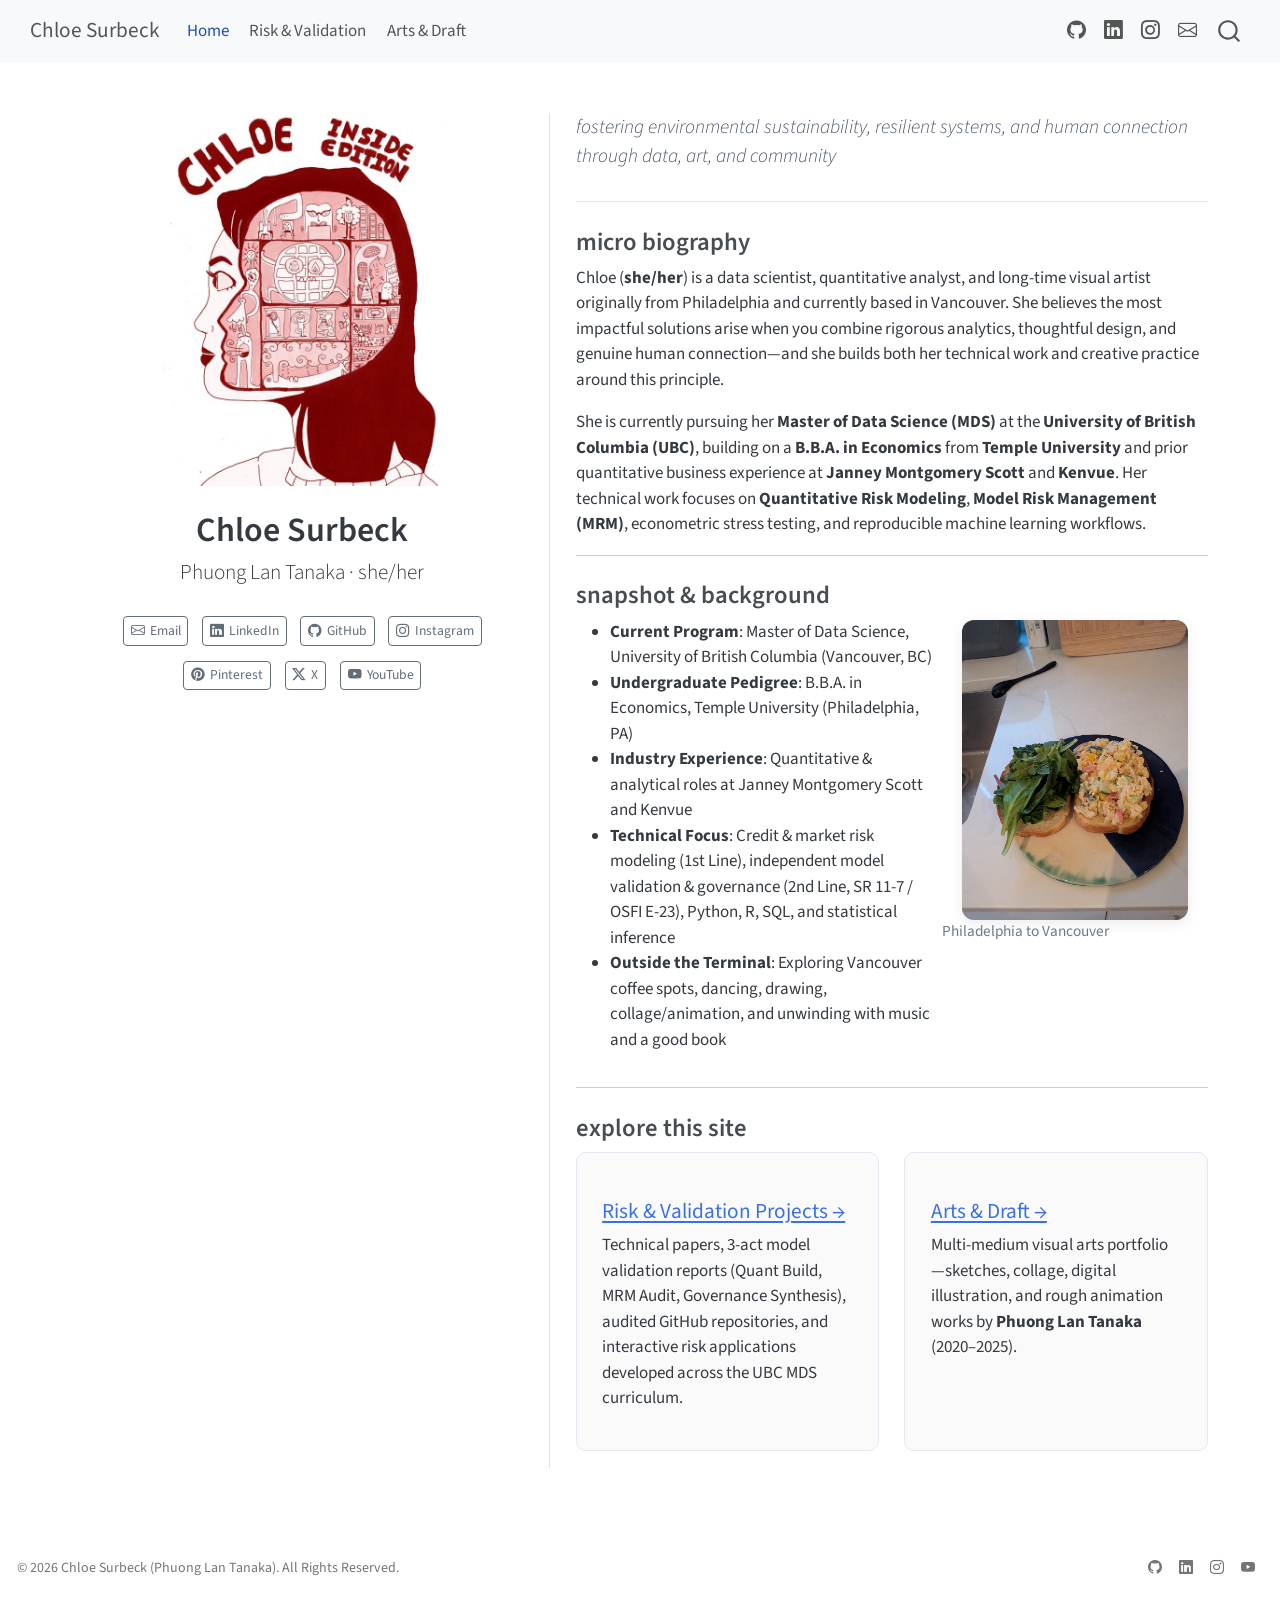
<file: docs/index.html>
<!DOCTYPE html>
<html xmlns="http://www.w3.org/1999/xhtml" lang="en" xml:lang="en"><head>

<meta charset="utf-8">
<meta name="generator" content="quarto-1.10.18">

<meta name="viewport" content="width=device-width, initial-scale=1.0, user-scalable=yes">


<title>Chloe Surbeck</title>
<style>
/* Default styles provided by pandoc.
** See https://pandoc.org/MANUAL.html#variables-for-html for config info.
*/
span.smallcaps{font-variant: small-caps;}
div.columns{display: flex; gap: 1.5em;}
div.column{flex: auto;}
@media screen {
div.columns{gap: min(4vw, 1.5em);}
div.column{overflow-x: auto;}
}
div.hanging-indent{margin-left: 1.5em; text-indent: -1.5em;}
ul.task-list{list-style: none;}
ul.task-list li input[type="checkbox"] {
  width: 0.8em;
  margin: 0 0.8em 0.2em -1em; /* quarto-specific, see https://github.com/quarto-dev/quarto-cli/issues/4556 */ 
  vertical-align: middle;
}
</style>


<script src="site_libs/quarto-nav/quarto-nav.js"></script>
<script src="site_libs/quarto-nav/headroom.min.js"></script>
<script src="site_libs/clipboard/clipboard.min.js"></script>
<script src="site_libs/quarto-search/autocomplete.umd.js"></script>
<script src="site_libs/quarto-search/fuse.min.js"></script>
<script src="site_libs/quarto-search/quarto-search.js"></script>
<meta name="quarto:offset" content="./">
<link href="./images/favicon.jpg" rel="icon" type="image/jpeg">
<script src="site_libs/quarto-html/quarto.js" type="module"></script>
<script src="site_libs/quarto-html/tabsets/tabsets.js" type="module"></script>
<script src="site_libs/quarto-html/popper.min.js"></script>
<script src="site_libs/quarto-html/tippy.umd.min.js"></script>
<link href="site_libs/quarto-html/tippy.css" rel="stylesheet">
<link href="site_libs/quarto-html/quarto-syntax-highlighting-64a204ab8560d761af7679ceaba22944.css" rel="stylesheet" id="quarto-text-highlighting-styles">
<script src="site_libs/bootstrap/bootstrap.min.js"></script>
<link href="site_libs/bootstrap/bootstrap-icons.css" rel="stylesheet">
<link href="site_libs/bootstrap/bootstrap-172ba59bd5e0b52282274ba0c0cc16fc.min.css" rel="stylesheet" append-hash="true" id="quarto-bootstrap" data-mode="light">
<script id="quarto-search-options" type="application/json">{
  "location": "navbar",
  "copy-button": false,
  "collapse-after": 3,
  "panel-placement": "end",
  "type": "overlay",
  "limit": 50,
  "keyboard-shortcut": [
    "f",
    "/",
    "s"
  ],
  "show-item-context": false,
  "language": {
    "search-no-results-text": "No results",
    "search-matching-documents-text": "matching documents",
    "search-copy-link-title": "Copy link to search",
    "search-hide-matches-text": "Hide additional matches",
    "search-more-match-text": "more match in this document",
    "search-more-matches-text": "more matches in this document",
    "search-clear-button-title": "Clear",
    "search-text-placeholder": "",
    "search-detached-cancel-button-title": "Cancel",
    "search-submit-button-title": "Submit",
    "search-label": "Search"
  }
}</script>


<link rel="stylesheet" href="styles.css">
</head>

<body class="nav-fixed quarto-light">

<div id="quarto-search-results"></div>
  <header id="quarto-header" class="headroom fixed-top">
    <nav class="navbar navbar-expand-lg " data-bs-theme="dark">
      <div class="navbar-container container-fluid">
      <div class="navbar-brand-container mx-auto">
    <a class="navbar-brand" href="./index.html">
    <span class="navbar-title">Chloe Surbeck</span>
    </a>
  </div>
            <div id="quarto-search" class="" title="Search"></div>
          <button class="navbar-toggler" type="button" data-bs-toggle="collapse" data-bs-target="#navbarCollapse" aria-controls="navbarCollapse" role="menu" aria-expanded="false" aria-label="Toggle navigation" onclick="if (window.quartoToggleHeadroom) { window.quartoToggleHeadroom(); }">
  <span class="navbar-toggler-icon"></span>
</button>
          <div class="collapse navbar-collapse" id="navbarCollapse">
            <ul class="navbar-nav navbar-nav-scroll me-auto">
  <li class="nav-item">
    <a class="nav-link active" href="./index.html" aria-current="page"> 
<span class="menu-text">Home</span></a>
  </li>  
  <li class="nav-item">
    <a class="nav-link" href="./risk-validation.html"> 
<span class="menu-text">Risk &amp; Validation</span></a>
  </li>  
  <li class="nav-item">
    <a class="nav-link" href="./arts-and-drafts.html"> 
<span class="menu-text">Arts &amp; Draft</span></a>
  </li>  
</ul>
            <ul class="navbar-nav navbar-nav-scroll ms-auto">
  <li class="nav-item compact">
    <a class="nav-link" href="https://github.com/chloesurbeck"> <i class="bi bi-github" role="img" aria-label="GitHub">
</i> 
<span class="menu-text"></span></a>
  </li>  
  <li class="nav-item compact">
    <a class="nav-link" href="https://www.linkedin.com/in/chloesurbeck/"> <i class="bi bi-linkedin" role="img" aria-label="LinkedIn">
</i> 
<span class="menu-text"></span></a>
  </li>  
  <li class="nav-item compact">
    <a class="nav-link" href="https://www.instagram.com/phuonglantanaka/"> <i class="bi bi-instagram" role="img" aria-label="Instagram">
</i> 
<span class="menu-text"></span></a>
  </li>  
  <li class="nav-item compact">
    <a class="nav-link" href="mailto:phuonglantanaka@gmail.com"> <i class="bi bi-envelope" role="img" aria-label="Email">
</i> 
<span class="menu-text"></span></a>
  </li>  
</ul>
          </div> <!-- /navcollapse -->
            <div class="quarto-navbar-tools">
</div>
      </div> <!-- /container-fluid -->
    </nav>
</header>
<!-- content -->
<div id="quarto-content" class="quarto-container page-columns page-rows-contents page-layout-full page-navbar">
<!-- sidebar -->
<!-- margin-sidebar -->
    
<!-- main -->
<div class="quarto-about-trestles column-page">
  <div class="about-entity">
    <img src="images/chloe_inside_edition.png" class="about-image
  rounded " style="width: 280px;">
<header id="title-block-header" class="quarto-title-block default">
<div class="quarto-title">
<h1 class="title">Chloe Surbeck</h1>
<p class="subtitle lead">Phuong Lan Tanaka · she/her</p>
</div>
<div class="quarto-title-meta column-page">
  </div>
</header>
    <div class="about-links">
  <a href="mailto:phuonglantanaka@gmail.com" class="about-link" rel="" target="">
    <i class="bi bi-envelope"></i>
     <span class="about-link-text">Email</span>
  </a>
  <a href="https://www.linkedin.com/in/chloesurbeck/" class="about-link" rel="" target="">
    <i class="bi bi-linkedin"></i>
     <span class="about-link-text">LinkedIn</span>
  </a>
  <a href="https://github.com/chloesurbeck" class="about-link" rel="" target="">
    <i class="bi bi-github"></i>
     <span class="about-link-text">GitHub</span>
  </a>
  <a href="https://www.instagram.com/phuonglantanaka/" class="about-link" rel="" target="">
    <i class="bi bi-instagram"></i>
     <span class="about-link-text">Instagram</span>
  </a>
  <a href="https://www.pinterest.com/phuonglantanaka/" class="about-link" rel="" target="">
    <i class="bi bi-pinterest"></i>
     <span class="about-link-text">Pinterest</span>
  </a>
  <a href="https://www.x.com/phuonglantanaka" class="about-link" rel="" target="">
    <i class="bi bi-twitter-x"></i>
     <span class="about-link-text">X</span>
  </a>
  <a href="https://www.youtube.com/@phuonglantanaka" class="about-link" rel="" target="">
    <i class="bi bi-youtube"></i>
     <span class="about-link-text">YouTube</span>
  </a>
</div>
  </div>
  <div class="about-contents"><main class="content column-page" id="quarto-document-content">
<div class="lead tagline-banner">
<p><em>fostering environmental sustainability, resilient systems, and human connection through data, art, and community</em></p>
</div>
<section id="micro-biography" class="level3">
<h3 data-anchor-id="micro-biography">micro biography</h3>
<p>Chloe (<strong>she/her</strong>) is a data scientist, quantitative analyst, and long-time visual artist originally from Philadelphia and currently based in Vancouver. She believes the most impactful solutions arise when you combine rigorous analytics, thoughtful design, and genuine human connection—and she builds both her technical work and creative practice around this principle.</p>
<p>She is currently pursuing her <strong>Master of Data Science (MDS)</strong> at the <strong>University of British Columbia (UBC)</strong>, building on a <strong>B.B.A. in Economics</strong> from <strong>Temple University</strong> and prior quantitative business experience at <strong>Janney Montgomery Scott</strong> and <strong>Kenvue</strong>. Her technical work focuses on <strong>Quantitative Risk Modeling</strong>, <strong>Model Risk Management (MRM)</strong>, econometric stress testing, and reproducible machine learning workflows.</p>
<hr>
</section>
<section id="snapshot-background" class="level3">
<h3 data-anchor-id="snapshot-background">snapshot &amp; background</h3>
<div class="columns">
<div class="column" style="width:58%;">
<ul>
<li><strong>Current Program</strong>: Master of Data Science, University of British Columbia (Vancouver, BC)</li>
<li><strong>Undergraduate Pedigree</strong>: B.B.A. in Economics, Temple University (Philadelphia, PA)</li>
<li><strong>Industry Experience</strong>: Quantitative &amp; analytical roles at Janney Montgomery Scott and Kenvue</li>
<li><strong>Technical Focus</strong>: Credit &amp; market risk modeling (1st Line), independent model validation &amp; governance (2nd Line, SR 11-7 / OSFI E-23), Python, R, SQL, and statistical inference</li>
<li><strong>Outside the Terminal</strong>: Exploring Vancouver coffee spots, dancing, drawing, collage/animation, and unwinding with music and a good book</li>
</ul>
</div><div class="column" style="width:42%;">
<div class="quarto-figure quarto-figure-center">
<figure class="figure">
<p><img src="images/profile.jpg" class="rounded-photo img-fluid figure-img" style="width:85.0%"></p>
<figcaption>Philadelphia to Vancouver</figcaption>
</figure>
</div>
</div>
</div>
<hr>
</section>
<section id="explore-this-site" class="level3">
<h3 data-anchor-id="explore-this-site">explore this site</h3>
<div class="grid">
<section id="risk-validation-projects" class="level4 g-col-12 g-col-md-6 nav-card">
<h4 data-anchor-id="risk-validation-projects"><a href="./risk-validation.html">Risk &amp; Validation Projects →</a></h4>
<p>Technical papers, 3-act model validation reports (Quant Build, MRM Audit, Governance Synthesis), audited GitHub repositories, and interactive risk applications developed across the UBC MDS curriculum.</p>
</section>
<section id="arts-draft" class="level4 g-col-12 g-col-md-6 nav-card">
<h4 data-anchor-id="arts-draft"><a href="./arts-and-drafts.html">Arts &amp; Draft →</a></h4>
<p>Multi-medium visual arts portfolio—sketches, collage, digital illustration, and rough animation works by <strong>Phuong Lan Tanaka</strong> (2020–2025).</p>
</section>
</div>


</section>
</main></div>
</div>
 <!-- /main -->
<script id="quarto-html-after-body" type="application/javascript">
  window.document.addEventListener("DOMContentLoaded", function (event) {
    const isCodeAnnotation = (el) => {
      for (const clz of el.classList) {
        if (clz.startsWith('code-annotation-')) {                     
          return true;
        }
      }
      return false;
    }
    const onCopySuccess = function(e) {
      // button target
      const button = e.trigger;
      // don't keep focus
      button.blur();
      // flash "checked"
      button.classList.add('code-copy-button-checked');
      var currentTitle = button.getAttribute("title");
      button.setAttribute("title", "Copied!");
      let tooltip;
      if (window.bootstrap) {
        button.setAttribute("data-bs-toggle", "tooltip");
        button.setAttribute("data-bs-placement", "left");
        button.setAttribute("data-bs-title", "Copied!");
        tooltip = new bootstrap.Tooltip(button, 
          { trigger: "manual", 
            customClass: "code-copy-button-tooltip",
            offset: [0, -8]});
        tooltip.show();    
      }
      setTimeout(function() {
        if (tooltip) {
          tooltip.hide();
          button.removeAttribute("data-bs-title");
          button.removeAttribute("data-bs-toggle");
          button.removeAttribute("data-bs-placement");
        }
        button.setAttribute("title", currentTitle);
        button.classList.remove('code-copy-button-checked');
      }, 1000);
      // clear code selection
      e.clearSelection();
    }
    const getTextToCopy = function(trigger) {
      const outerScaffold = trigger.parentElement.cloneNode(true);
      const codeEl = outerScaffold.querySelector('code');
      for (const childEl of codeEl.children) {
        if (isCodeAnnotation(childEl)) {
          childEl.remove();
        }
      }
      return codeEl.innerText;
    }
    const clipboard = new window.ClipboardJS('.code-copy-button:not([data-in-quarto-modal])', {
      text: getTextToCopy
    });
    clipboard.on('success', onCopySuccess);
    if (window.document.getElementById('quarto-embedded-source-code-modal')) {
      const clipboardModal = new window.ClipboardJS('.code-copy-button[data-in-quarto-modal]', {
        text: getTextToCopy,
        container: window.document.getElementById('quarto-embedded-source-code-modal')
      });
      clipboardModal.on('success', onCopySuccess);
    }
      var localhostRegex = new RegExp(/^(?:http|https):\/\/localhost\:?[0-9]*\//);
      var mailtoRegex = new RegExp(/^mailto:/);
        var filterRegex = new RegExp('/' + window.location.host + '/');
      var isInternal = (href) => {
          return filterRegex.test(href) || localhostRegex.test(href) || mailtoRegex.test(href);
      }
      // Inspect non-navigation links and adorn them if external
     var links = window.document.querySelectorAll('a[href]:not(.nav-link):not(.navbar-brand):not(.toc-action):not(.sidebar-link):not(.sidebar-item-toggle):not(.pagination-link):not(.no-external):not([aria-hidden]):not(.dropdown-item):not(.quarto-navigation-tool):not(.about-link)');
      for (var i=0; i<links.length; i++) {
        const link = links[i];
        if (!isInternal(link.href)) {
          // undo the damage that might have been done by quarto-nav.js in the case of
          // links that we want to consider external
          if (link.dataset.originalHref !== undefined) {
            link.href = link.dataset.originalHref;
          }
        }
      }
    function tippyHover(el, contentFn, onTriggerFn, onUntriggerFn) {
      const config = {
        allowHTML: true,
        maxWidth: 500,
        delay: 100,
        arrow: false,
        appendTo: function(el) {
            return el.parentElement;
        },
        interactive: true,
        interactiveBorder: 10,
        theme: 'quarto',
        placement: 'bottom-start',
      };
      if (contentFn) {
        config.content = contentFn;
      }
      if (onTriggerFn) {
        config.onTrigger = onTriggerFn;
      }
      if (onUntriggerFn) {
        config.onUntrigger = onUntriggerFn;
      }
      window.tippy(el, config); 
    }
    const noterefs = window.document.querySelectorAll('a[role="doc-noteref"]');
    for (var i=0; i<noterefs.length; i++) {
      const ref = noterefs[i];
      tippyHover(ref, function() {
        // use id or data attribute instead here
        let href = ref.getAttribute('data-footnote-href') || ref.getAttribute('href');
        try { href = new URL(href).hash; } catch {}
        const id = href.replace(/^#\/?/, "");
        const note = window.document.getElementById(id);
        if (note) {
          return note.innerHTML;
        } else {
          return "";
        }
      });
    }
    const xrefs = window.document.querySelectorAll('a.quarto-xref');
    const processXRef = (id, note) => {
      // Strip column container classes
      const stripColumnClz = (el) => {
        el.classList.remove("page-full", "page-columns");
        if (el.children) {
          for (const child of el.children) {
            stripColumnClz(child);
          }
        }
      }
      stripColumnClz(note)
      if (id === null || id.startsWith('sec-')) {
        // Special case sections, only their first couple elements
        const container = document.createElement("div");
        if (note.children && note.children.length > 2) {
          container.appendChild(note.children[0].cloneNode(true));
          for (let i = 1; i < note.children.length; i++) {
            const child = note.children[i];
            if (child.tagName === "P" && child.innerText === "") {
              continue;
            } else {
              container.appendChild(child.cloneNode(true));
              break;
            }
          }
          if (window.Quarto?.typesetMath) {
            window.Quarto.typesetMath(container);
          }
          return container.innerHTML
        } else {
          if (window.Quarto?.typesetMath) {
            window.Quarto.typesetMath(note);
          }
          return note.innerHTML;
        }
      } else {
        // Remove any anchor links if they are present
        const anchorLink = note.querySelector('a.anchorjs-link');
        if (anchorLink) {
          anchorLink.remove();
        }
        if (window.Quarto?.typesetMath) {
          window.Quarto.typesetMath(note);
        }
        if (note.classList.contains("callout")) {
          return note.outerHTML;
        } else {
          return note.innerHTML;
        }
      }
    }
    for (var i=0; i<xrefs.length; i++) {
      const xref = xrefs[i];
      tippyHover(xref, undefined, function(instance) {
        instance.disable();
        let url = xref.getAttribute('href');
        let hash = undefined; 
        if (url.startsWith('#')) {
          hash = url;
        } else {
          try { hash = new URL(url).hash; } catch {}
        }
        if (hash) {
          const id = hash.replace(/^#\/?/, "");
          const note = window.document.getElementById(id);
          if (note !== null) {
            try {
              const html = processXRef(id, note.cloneNode(true));
              instance.setContent(html);
            } finally {
              instance.enable();
              instance.show();
            }
          } else {
            // See if we can fetch this
            fetch(url.split('#')[0])
            .then(res => res.text())
            .then(html => {
              const parser = new DOMParser();
              const htmlDoc = parser.parseFromString(html, "text/html");
              const note = htmlDoc.getElementById(id);
              if (note !== null) {
                const html = processXRef(id, note);
                instance.setContent(html);
              } 
            }).finally(() => {
              instance.enable();
              instance.show();
            });
          }
        } else {
          // See if we can fetch a full url (with no hash to target)
          // This is a special case and we should probably do some content thinning / targeting
          fetch(url)
          .then(res => res.text())
          .then(html => {
            const parser = new DOMParser();
            const htmlDoc = parser.parseFromString(html, "text/html");
            const note = htmlDoc.querySelector('main.content');
            if (note !== null) {
              // This should only happen for chapter cross references
              // (since there is no id in the URL)
              // remove the first header
              if (note.children.length > 0 && note.children[0].tagName === "HEADER") {
                note.children[0].remove();
              }
              const html = processXRef(null, note);
              instance.setContent(html);
            } 
          }).finally(() => {
            instance.enable();
            instance.show();
          });
        }
      }, function(instance) {
      });
    }
        let selectedAnnoteEl;
        const selectorForAnnotation = ( cell, annotation) => {
          let cellAttr = 'data-code-cell="' + cell + '"';
          let lineAttr = 'data-code-annotation="' +  annotation + '"';
          const selector = 'span[' + cellAttr + '][' + lineAttr + ']';
          return selector;
        }
        const selectCodeLines = (annoteEl) => {
          const doc = window.document;
          const targetCell = annoteEl.getAttribute("data-target-cell");
          const targetAnnotation = annoteEl.getAttribute("data-target-annotation");
          const annoteSpan = window.document.querySelector(selectorForAnnotation(targetCell, targetAnnotation));
          const lines = annoteSpan.getAttribute("data-code-lines").split(",");
          const lineIds = lines.map((line) => {
            return targetCell + "-" + line;
          })
          let top = null;
          let height = null;
          let parent = null;
          if (lineIds.length > 0) {
              //compute the position of the single el (top and bottom and make a div)
              const el = window.document.getElementById(lineIds[0]);
              top = el.offsetTop;
              height = el.offsetHeight;
              parent = el.parentElement.parentElement;
            if (lineIds.length > 1) {
              const lastEl = window.document.getElementById(lineIds[lineIds.length - 1]);
              const bottom = lastEl.offsetTop + lastEl.offsetHeight;
              height = bottom - top;
            }
            if (top !== null && height !== null && parent !== null) {
              // cook up a div (if necessary) and position it 
              let div = window.document.getElementById("code-annotation-line-highlight");
              if (div === null) {
                div = window.document.createElement("div");
                div.setAttribute("id", "code-annotation-line-highlight");
                div.style.position = 'absolute';
                parent.appendChild(div);
              }
              div.style.top = top - 2 + "px";
              div.style.height = height + 4 + "px";
              div.style.left = 0;
              let gutterDiv = window.document.getElementById("code-annotation-line-highlight-gutter");
              if (gutterDiv === null) {
                gutterDiv = window.document.createElement("div");
                gutterDiv.setAttribute("id", "code-annotation-line-highlight-gutter");
                gutterDiv.style.position = 'absolute';
                const codeCell = window.document.getElementById(targetCell);
                const gutter = codeCell.querySelector('.code-annotation-gutter');
                gutter.appendChild(gutterDiv);
              }
              gutterDiv.style.top = top - 2 + "px";
              gutterDiv.style.height = height + 4 + "px";
            }
            selectedAnnoteEl = annoteEl;
          }
        };
        const unselectCodeLines = () => {
          const elementsIds = ["code-annotation-line-highlight", "code-annotation-line-highlight-gutter"];
          elementsIds.forEach((elId) => {
            const div = window.document.getElementById(elId);
            if (div) {
              div.remove();
            }
          });
          selectedAnnoteEl = undefined;
        };
          // Handle positioning of the toggle
      window.addEventListener(
        "resize",
        throttle(() => {
          elRect = undefined;
          if (selectedAnnoteEl) {
            selectCodeLines(selectedAnnoteEl);
          }
        }, 10)
      );
      function throttle(fn, ms) {
      let throttle = false;
      let timer;
        return (...args) => {
          if(!throttle) { // first call gets through
              fn.apply(this, args);
              throttle = true;
          } else { // all the others get throttled
              if(timer) clearTimeout(timer); // cancel #2
              timer = setTimeout(() => {
                fn.apply(this, args);
                timer = throttle = false;
              }, ms);
          }
        };
      }
        // Attach click handler to the DT
        const annoteDls = window.document.querySelectorAll('dt[data-target-cell]');
        for (const annoteDlNode of annoteDls) {
          annoteDlNode.addEventListener('click', (event) => {
            const clickedEl = event.target;
            if (clickedEl !== selectedAnnoteEl) {
              unselectCodeLines();
              const activeEl = window.document.querySelector('dt[data-target-cell].code-annotation-active');
              if (activeEl) {
                activeEl.classList.remove('code-annotation-active');
              }
              selectCodeLines(clickedEl);
              clickedEl.classList.add('code-annotation-active');
            } else {
              // Unselect the line
              unselectCodeLines();
              clickedEl.classList.remove('code-annotation-active');
            }
          });
        }
    const findCites = (el) => {
      const parentEl = el.parentElement;
      if (parentEl) {
        const cites = parentEl.dataset.cites;
        if (cites) {
          return {
            el,
            cites: cites.split(' ')
          };
        } else {
          return findCites(el.parentElement)
        }
      } else {
        return undefined;
      }
    };
    var bibliorefs = window.document.querySelectorAll('a[role="doc-biblioref"]');
    for (var i=0; i<bibliorefs.length; i++) {
      const ref = bibliorefs[i];
      const citeInfo = findCites(ref);
      if (citeInfo) {
        tippyHover(citeInfo.el, function() {
          var popup = window.document.createElement('div');
          citeInfo.cites.forEach(function(cite) {
            var citeDiv = window.document.createElement('div');
            citeDiv.classList.add('hanging-indent');
            citeDiv.classList.add('csl-entry');
            var biblioDiv = window.document.getElementById('ref-' + cite);
            if (biblioDiv) {
              citeDiv.innerHTML = biblioDiv.innerHTML;
            }
            popup.appendChild(citeDiv);
          });
          return popup.innerHTML;
        });
      }
    }
  });
  </script>
</div> <!-- /content -->
<footer class="footer">
  <div class="nav-footer">
    <div class="nav-footer-left">
<p>© 2026 Chloe Surbeck (Phuong Lan Tanaka). All Rights Reserved.</p>
</div>   
    <div class="nav-footer-center">
      &nbsp;
    </div>
    <div class="nav-footer-right">
      <ul class="footer-items list-unstyled">
    <li class="nav-item compact">
    <a class="nav-link" href="https://github.com/chloesurbeck">
      <i class="bi bi-github" role="img">
</i> 
    </a>
  </li>  
    <li class="nav-item compact">
    <a class="nav-link" href="https://www.linkedin.com/in/chloesurbeck/">
      <i class="bi bi-linkedin" role="img">
</i> 
    </a>
  </li>  
    <li class="nav-item compact">
    <a class="nav-link" href="https://www.instagram.com/phuonglantanaka/">
      <i class="bi bi-instagram" role="img">
</i> 
    </a>
  </li>  
    <li class="nav-item compact">
    <a class="nav-link" href="https://www.youtube.com/@phuonglantanaka">
      <i class="bi bi-youtube" role="img">
</i> 
    </a>
  </li>  
</ul>
    </div>
  </div>
</footer>




</body></html>
</file>
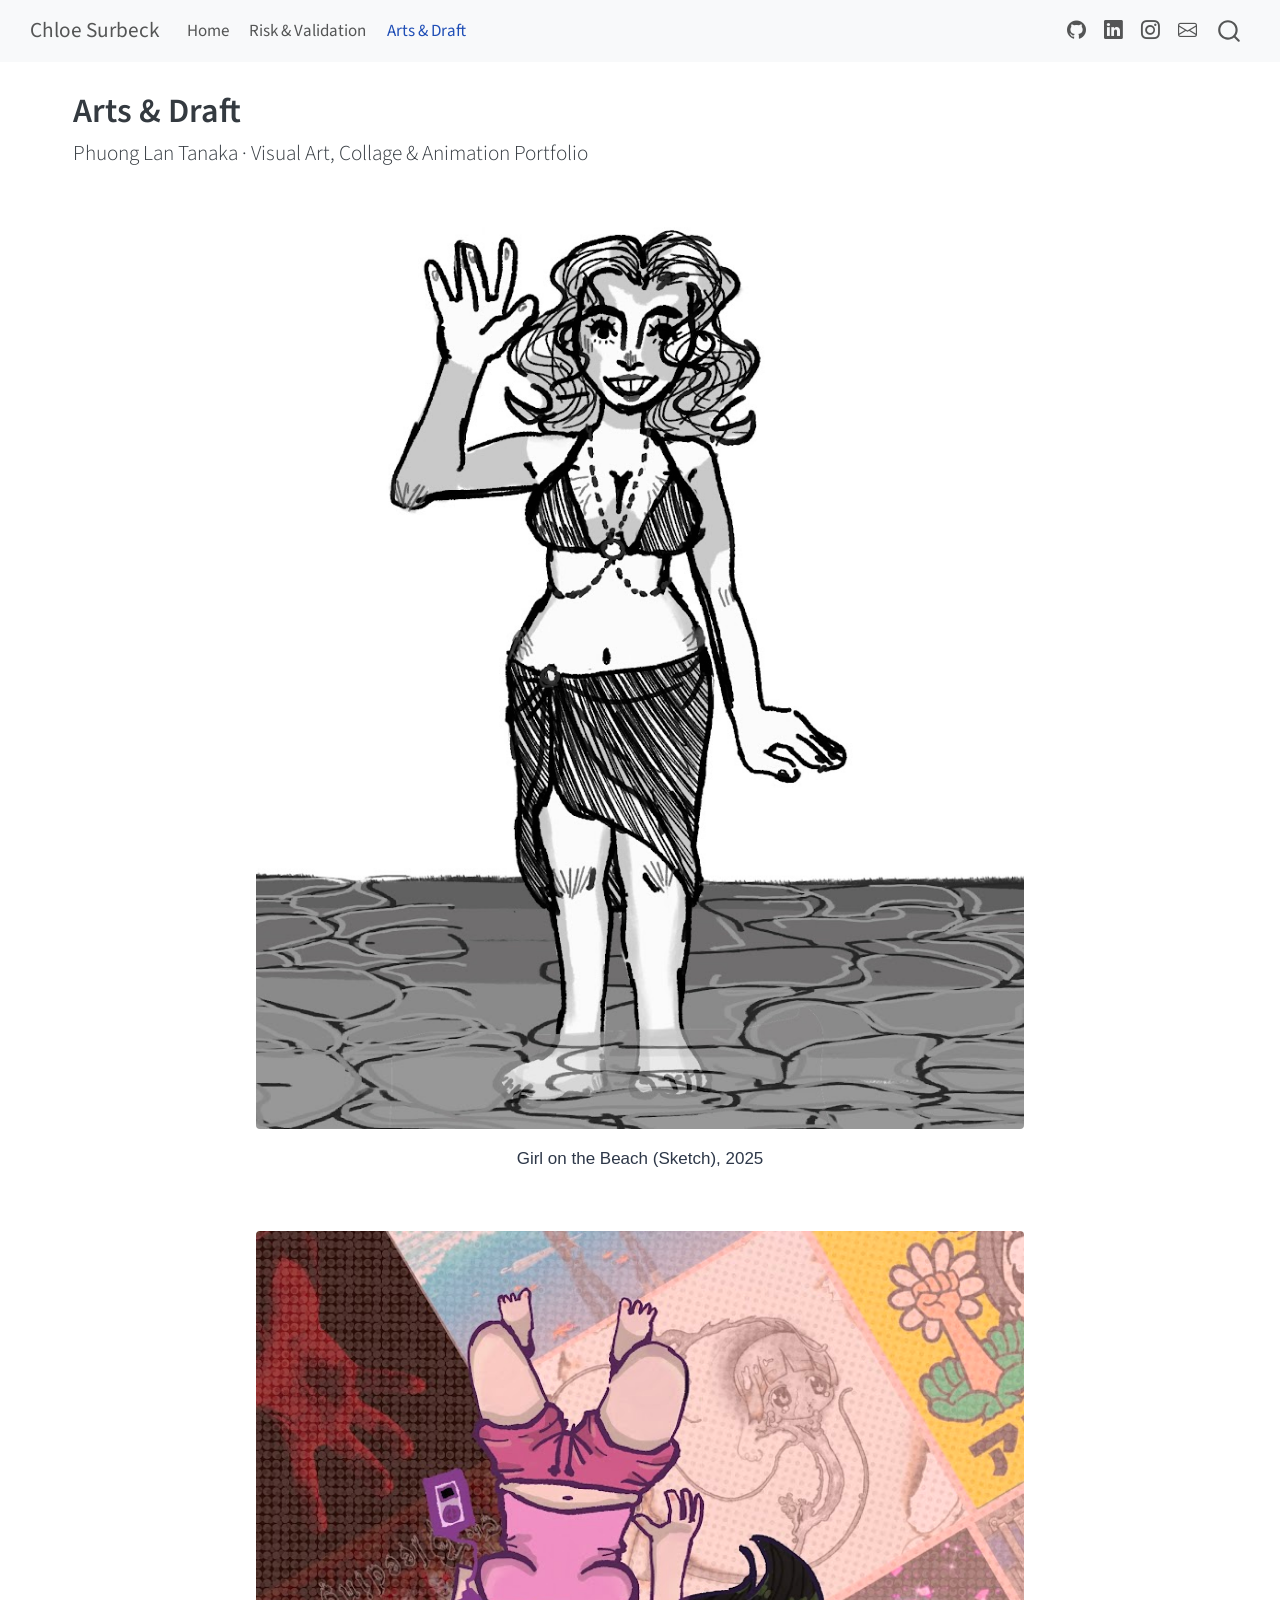
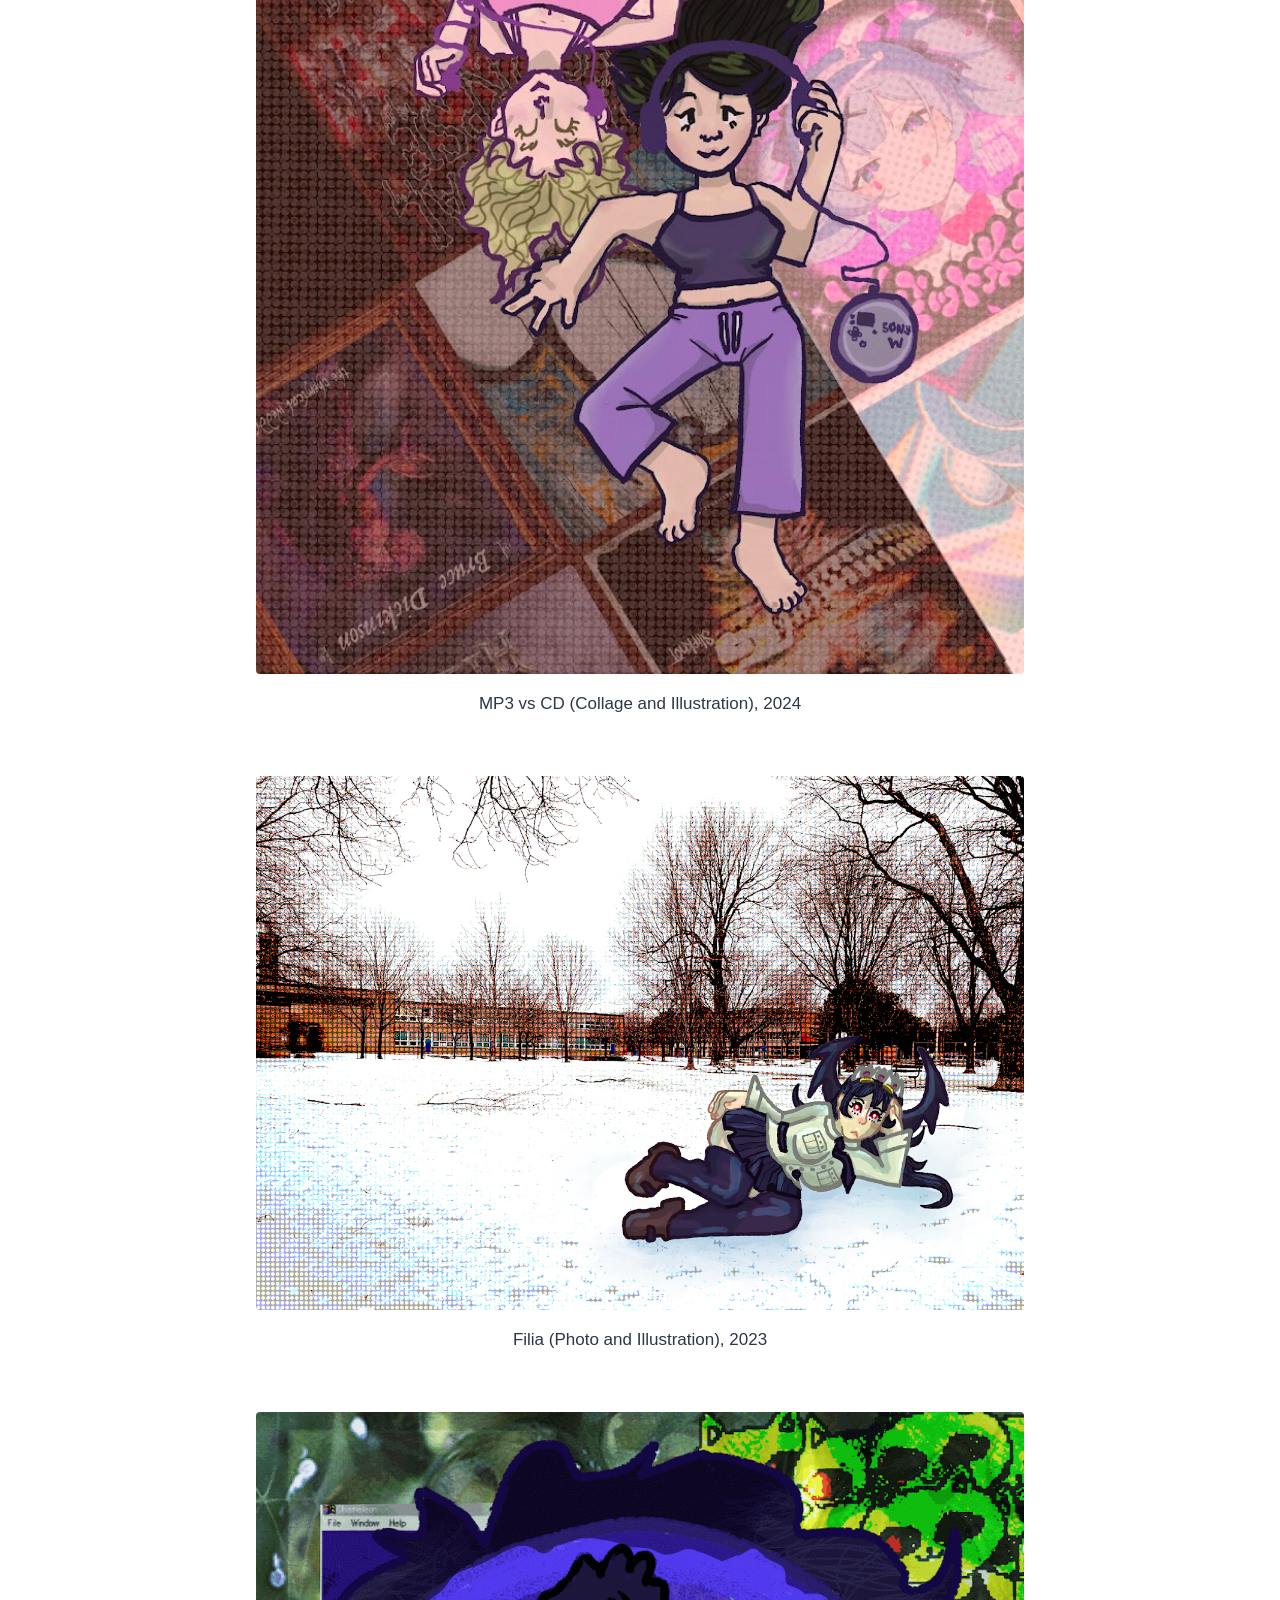
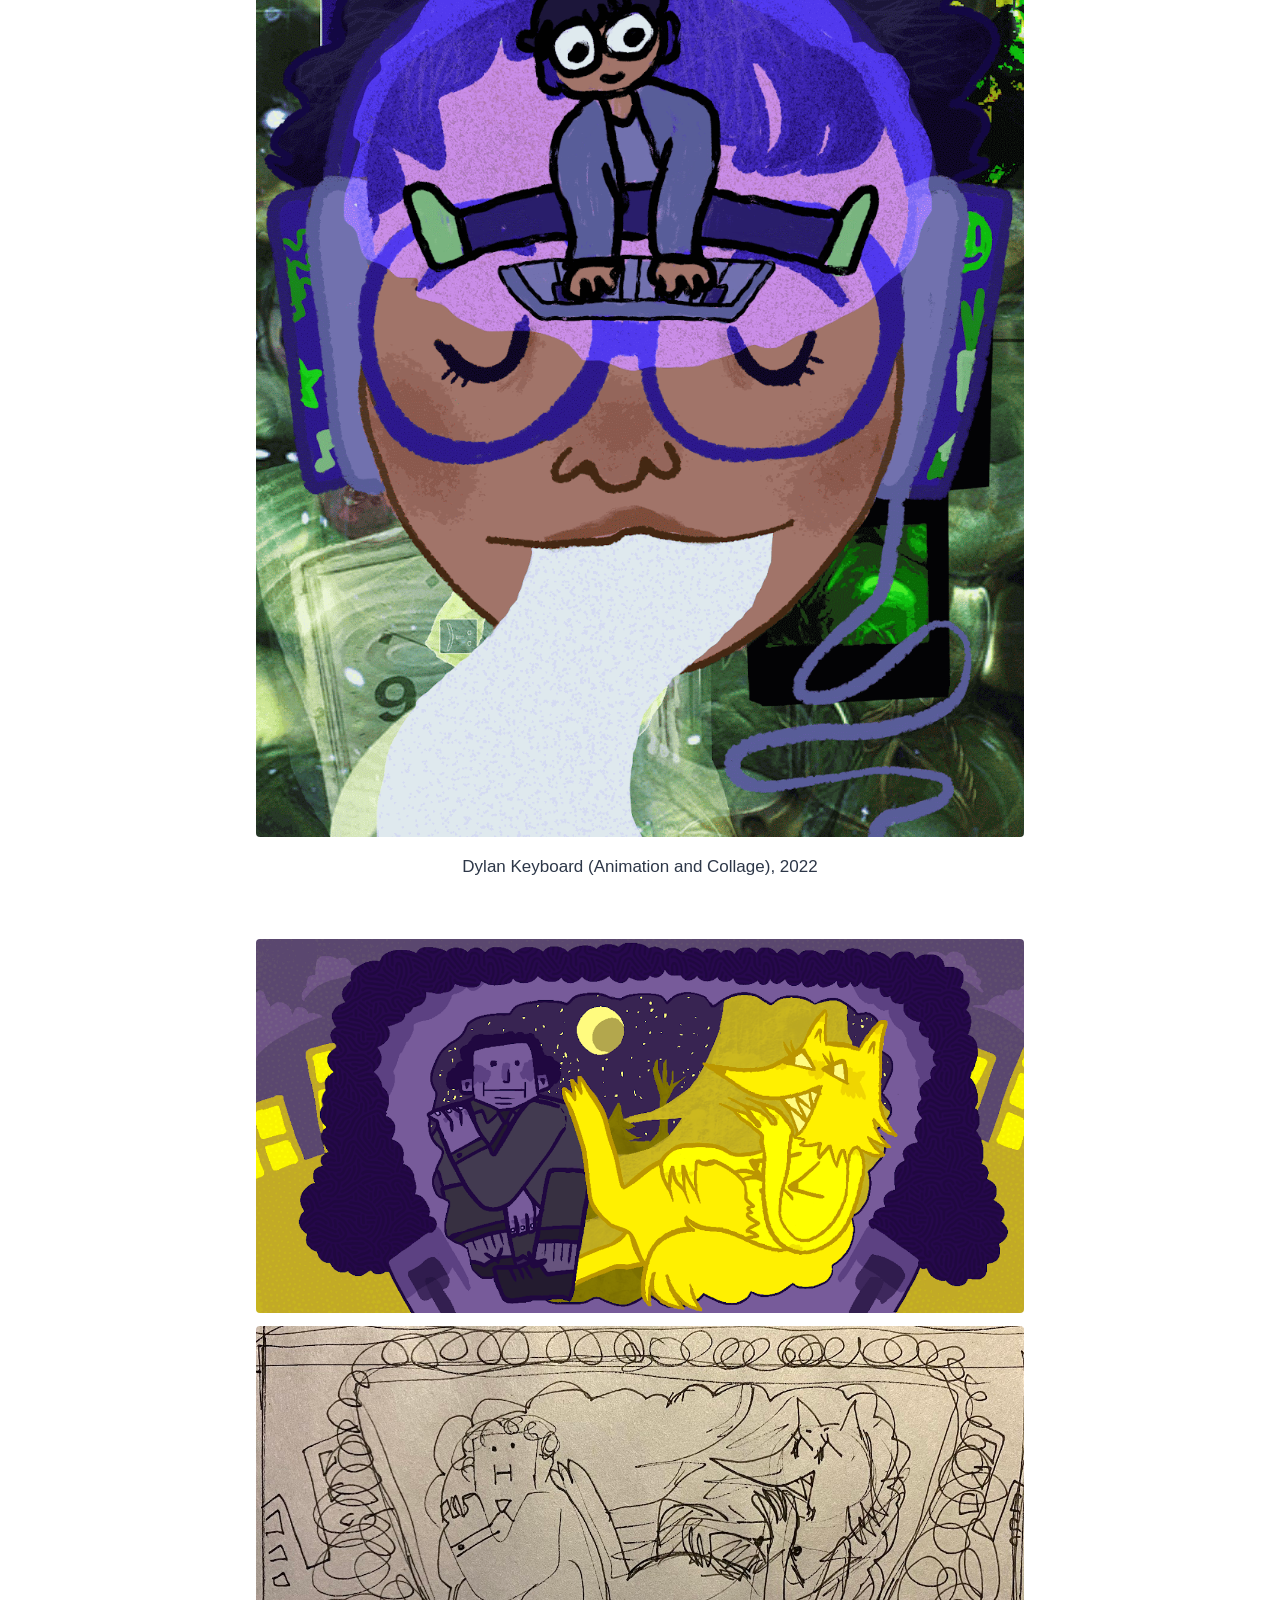
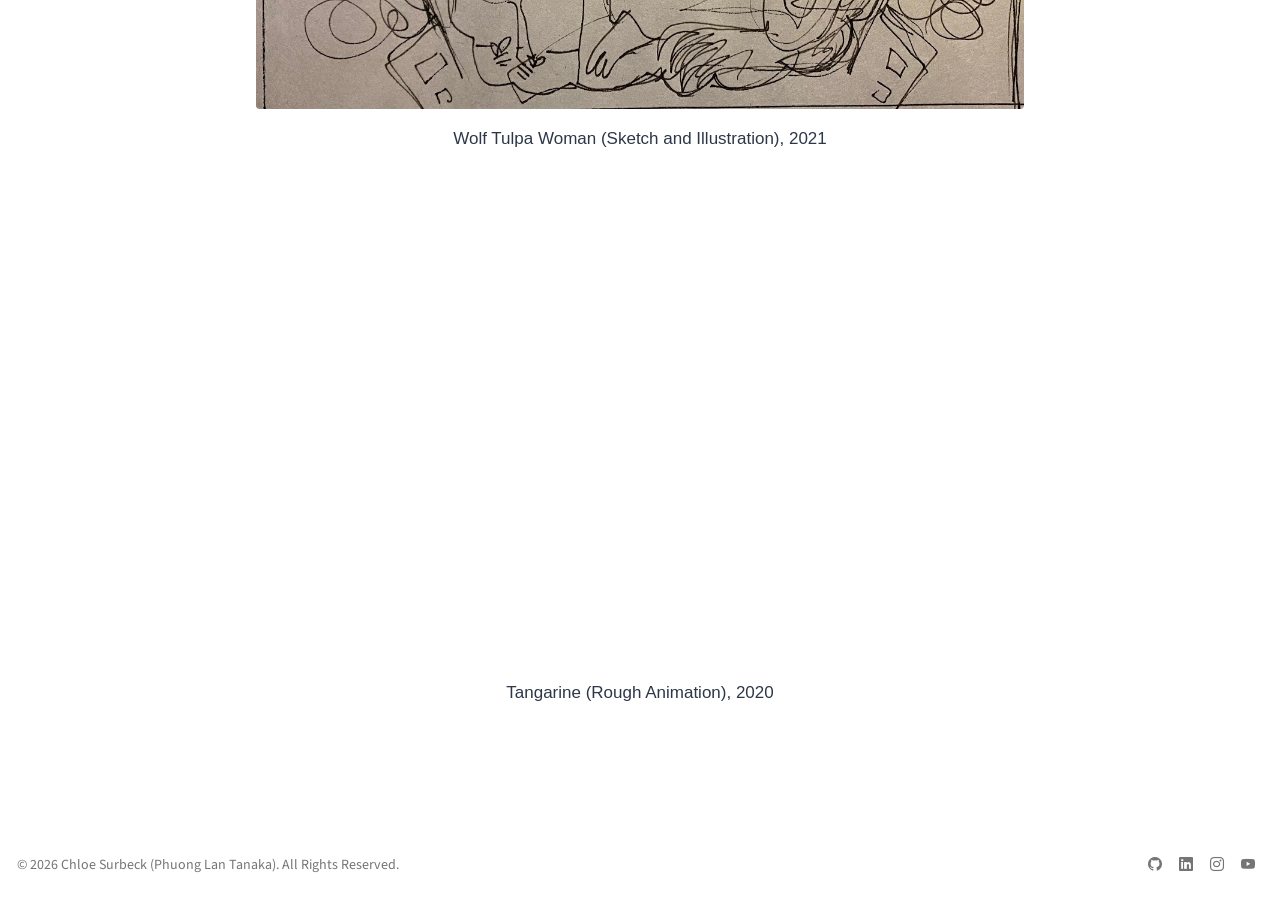
<file: docs/arts-and-drafts.html>
<!DOCTYPE html>
<html xmlns="http://www.w3.org/1999/xhtml" lang="en" xml:lang="en"><head>

<meta charset="utf-8">
<meta name="generator" content="quarto-1.10.18">

<meta name="viewport" content="width=device-width, initial-scale=1.0, user-scalable=yes">


<title>Arts &amp; Draft – Chloe Surbeck</title>
<style>
/* Default styles provided by pandoc.
** See https://pandoc.org/MANUAL.html#variables-for-html for config info.
*/
span.smallcaps{font-variant: small-caps;}
div.columns{display: flex; gap: 1.5em;}
div.column{flex: auto;}
@media screen {
div.columns{gap: min(4vw, 1.5em);}
div.column{overflow-x: auto;}
}
div.hanging-indent{margin-left: 1.5em; text-indent: -1.5em;}
ul.task-list{list-style: none;}
ul.task-list li input[type="checkbox"] {
  width: 0.8em;
  margin: 0 0.8em 0.2em -1em; /* quarto-specific, see https://github.com/quarto-dev/quarto-cli/issues/4556 */ 
  vertical-align: middle;
}
</style>


<script src="site_libs/quarto-nav/quarto-nav.js"></script>
<script src="site_libs/quarto-nav/headroom.min.js"></script>
<script src="site_libs/clipboard/clipboard.min.js"></script>
<script src="site_libs/quarto-search/autocomplete.umd.js"></script>
<script src="site_libs/quarto-search/fuse.min.js"></script>
<script src="site_libs/quarto-search/quarto-search.js"></script>
<meta name="quarto:offset" content="./">
<link href="./images/favicon.jpg" rel="icon" type="image/jpeg">
<script src="site_libs/quarto-html/quarto.js" type="module"></script>
<script src="site_libs/quarto-html/tabsets/tabsets.js" type="module"></script>
<script src="site_libs/quarto-html/popper.min.js"></script>
<script src="site_libs/quarto-html/tippy.umd.min.js"></script>
<script src="site_libs/quarto-html/anchor.min.js"></script>
<link href="site_libs/quarto-html/tippy.css" rel="stylesheet">
<link href="site_libs/quarto-html/quarto-syntax-highlighting-64a204ab8560d761af7679ceaba22944.css" rel="stylesheet" id="quarto-text-highlighting-styles">
<script src="site_libs/bootstrap/bootstrap.min.js"></script>
<link href="site_libs/bootstrap/bootstrap-icons.css" rel="stylesheet">
<link href="site_libs/bootstrap/bootstrap-172ba59bd5e0b52282274ba0c0cc16fc.min.css" rel="stylesheet" append-hash="true" id="quarto-bootstrap" data-mode="light">
<script id="quarto-search-options" type="application/json">{
  "location": "navbar",
  "copy-button": false,
  "collapse-after": 3,
  "panel-placement": "end",
  "type": "overlay",
  "limit": 50,
  "keyboard-shortcut": [
    "f",
    "/",
    "s"
  ],
  "show-item-context": false,
  "language": {
    "search-no-results-text": "No results",
    "search-matching-documents-text": "matching documents",
    "search-copy-link-title": "Copy link to search",
    "search-hide-matches-text": "Hide additional matches",
    "search-more-match-text": "more match in this document",
    "search-more-matches-text": "more matches in this document",
    "search-clear-button-title": "Clear",
    "search-text-placeholder": "",
    "search-detached-cancel-button-title": "Cancel",
    "search-submit-button-title": "Submit",
    "search-label": "Search"
  }
}</script>


<link rel="stylesheet" href="styles.css">
</head>

<body class="nav-fixed quarto-light">

<div id="quarto-search-results"></div>
  <header id="quarto-header" class="headroom fixed-top">
    <nav class="navbar navbar-expand-lg " data-bs-theme="dark">
      <div class="navbar-container container-fluid">
      <div class="navbar-brand-container mx-auto">
    <a class="navbar-brand" href="./index.html">
    <span class="navbar-title">Chloe Surbeck</span>
    </a>
  </div>
            <div id="quarto-search" class="" title="Search"></div>
          <button class="navbar-toggler" type="button" data-bs-toggle="collapse" data-bs-target="#navbarCollapse" aria-controls="navbarCollapse" role="menu" aria-expanded="false" aria-label="Toggle navigation" onclick="if (window.quartoToggleHeadroom) { window.quartoToggleHeadroom(); }">
  <span class="navbar-toggler-icon"></span>
</button>
          <div class="collapse navbar-collapse" id="navbarCollapse">
            <ul class="navbar-nav navbar-nav-scroll me-auto">
  <li class="nav-item">
    <a class="nav-link" href="./index.html"> 
<span class="menu-text">Home</span></a>
  </li>  
  <li class="nav-item">
    <a class="nav-link" href="./risk-validation.html"> 
<span class="menu-text">Risk &amp; Validation</span></a>
  </li>  
  <li class="nav-item">
    <a class="nav-link active" href="./arts-and-drafts.html" aria-current="page"> 
<span class="menu-text">Arts &amp; Draft</span></a>
  </li>  
</ul>
            <ul class="navbar-nav navbar-nav-scroll ms-auto">
  <li class="nav-item compact">
    <a class="nav-link" href="https://github.com/chloesurbeck"> <i class="bi bi-github" role="img" aria-label="GitHub">
</i> 
<span class="menu-text"></span></a>
  </li>  
  <li class="nav-item compact">
    <a class="nav-link" href="https://www.linkedin.com/in/chloesurbeck/"> <i class="bi bi-linkedin" role="img" aria-label="LinkedIn">
</i> 
<span class="menu-text"></span></a>
  </li>  
  <li class="nav-item compact">
    <a class="nav-link" href="https://www.instagram.com/phuonglantanaka/"> <i class="bi bi-instagram" role="img" aria-label="Instagram">
</i> 
<span class="menu-text"></span></a>
  </li>  
  <li class="nav-item compact">
    <a class="nav-link" href="mailto:phuonglantanaka@gmail.com"> <i class="bi bi-envelope" role="img" aria-label="Email">
</i> 
<span class="menu-text"></span></a>
  </li>  
</ul>
          </div> <!-- /navcollapse -->
            <div class="quarto-navbar-tools">
</div>
      </div> <!-- /container-fluid -->
    </nav>
</header>
<!-- content -->
<div id="quarto-content" class="quarto-container page-columns page-rows-contents page-layout-full page-navbar">
<!-- sidebar -->
<!-- margin-sidebar -->
    
<!-- main -->
<main class="content column-page" id="quarto-document-content">

<header id="title-block-header" class="quarto-title-block default">
<div class="quarto-title">
<h1 class="title">Arts &amp; Draft</h1>
<p class="subtitle lead">Phuong Lan Tanaka · Visual Art, Collage &amp; Animation Portfolio</p>
</div>



<div class="quarto-title-meta column-page">

    
  
    
  </div>
  


</header>


<div class="art-gallery">
<div class="art-piece">
<p><img src="images/art/girl_on_the_beach_2025.jpg" class="art-img img-fluid" alt="Girl on the Beach (Sketch), 2025"></p>
<p class="art-caption">
Girl on the Beach (Sketch), 2025
</p>
</div>
<div class="art-piece">
<p><img src="images/art/mp3_vs_cd_2024.jpg" class="art-img img-fluid" alt="MP3 vs CD (Collage and Illustration), 2024"></p>
<p class="art-caption">
MP3 vs CD (Collage and Illustration), 2024
</p>
</div>
<div class="art-piece">
<p><img src="images/art/filia_2023.jpg" class="art-img img-fluid" alt="Filia (Photo and Illustration), 2023"></p>
<p class="art-caption">
Filia (Photo and Illustration), 2023
</p>
</div>
<div class="art-piece">
<p><img src="images/art/dylan_keyboard_2022.gif" class="art-img img-fluid" alt="Dylan Keyboard (Animation and Collage), 2022"></p>
<p class="art-caption">
Dylan Keyboard (Animation and Collage), 2022
</p>
</div>
<div class="art-piece">
<p><img src="images/art/wolf_tulpa_woman_1_2021.jpg" class="art-img img-fluid" alt="Wolf Tulpa Woman Part 1 (Sketch and Illustration), 2021"> <img src="images/art/wolf_tulpa_woman_2_2021.jpg" class="art-img img-fluid" alt="Wolf Tulpa Woman Part 2 (Sketch and Illustration), 2021"></p>
<p class="art-caption">
Wolf Tulpa Woman (Sketch and Illustration), 2021
</p>
</div>
<div class="art-piece">
<div class="art-video-wrapper">
<iframe width="870" height="490" src="https://www.youtube.com/embed/VFMaqoUMZHM" title="Tangarine (Rough Animation), 2020" frameborder="0" allow="accelerometer; autoplay; clipboard-write; encrypted-media; gyroscope; picture-in-picture" allowfullscreen="">
</iframe>
</div>
<p class="art-caption">
Tangarine (Rough Animation), 2020
</p>
</div>
</div>



</main> <!-- /main -->
<script id="quarto-html-after-body" type="application/javascript">
  window.document.addEventListener("DOMContentLoaded", function (event) {
    const icon = "";
    const anchorJS = new window.AnchorJS();
    anchorJS.options = {
      placement: 'right',
      icon: icon
    };
    anchorJS.add('.anchored');
    const isCodeAnnotation = (el) => {
      for (const clz of el.classList) {
        if (clz.startsWith('code-annotation-')) {                     
          return true;
        }
      }
      return false;
    }
    const onCopySuccess = function(e) {
      // button target
      const button = e.trigger;
      // don't keep focus
      button.blur();
      // flash "checked"
      button.classList.add('code-copy-button-checked');
      var currentTitle = button.getAttribute("title");
      button.setAttribute("title", "Copied!");
      let tooltip;
      if (window.bootstrap) {
        button.setAttribute("data-bs-toggle", "tooltip");
        button.setAttribute("data-bs-placement", "left");
        button.setAttribute("data-bs-title", "Copied!");
        tooltip = new bootstrap.Tooltip(button, 
          { trigger: "manual", 
            customClass: "code-copy-button-tooltip",
            offset: [0, -8]});
        tooltip.show();    
      }
      setTimeout(function() {
        if (tooltip) {
          tooltip.hide();
          button.removeAttribute("data-bs-title");
          button.removeAttribute("data-bs-toggle");
          button.removeAttribute("data-bs-placement");
        }
        button.setAttribute("title", currentTitle);
        button.classList.remove('code-copy-button-checked');
      }, 1000);
      // clear code selection
      e.clearSelection();
    }
    const getTextToCopy = function(trigger) {
      const outerScaffold = trigger.parentElement.cloneNode(true);
      const codeEl = outerScaffold.querySelector('code');
      for (const childEl of codeEl.children) {
        if (isCodeAnnotation(childEl)) {
          childEl.remove();
        }
      }
      return codeEl.innerText;
    }
    const clipboard = new window.ClipboardJS('.code-copy-button:not([data-in-quarto-modal])', {
      text: getTextToCopy
    });
    clipboard.on('success', onCopySuccess);
    if (window.document.getElementById('quarto-embedded-source-code-modal')) {
      const clipboardModal = new window.ClipboardJS('.code-copy-button[data-in-quarto-modal]', {
        text: getTextToCopy,
        container: window.document.getElementById('quarto-embedded-source-code-modal')
      });
      clipboardModal.on('success', onCopySuccess);
    }
      var localhostRegex = new RegExp(/^(?:http|https):\/\/localhost\:?[0-9]*\//);
      var mailtoRegex = new RegExp(/^mailto:/);
        var filterRegex = new RegExp('/' + window.location.host + '/');
      var isInternal = (href) => {
          return filterRegex.test(href) || localhostRegex.test(href) || mailtoRegex.test(href);
      }
      // Inspect non-navigation links and adorn them if external
     var links = window.document.querySelectorAll('a[href]:not(.nav-link):not(.navbar-brand):not(.toc-action):not(.sidebar-link):not(.sidebar-item-toggle):not(.pagination-link):not(.no-external):not([aria-hidden]):not(.dropdown-item):not(.quarto-navigation-tool):not(.about-link)');
      for (var i=0; i<links.length; i++) {
        const link = links[i];
        if (!isInternal(link.href)) {
          // undo the damage that might have been done by quarto-nav.js in the case of
          // links that we want to consider external
          if (link.dataset.originalHref !== undefined) {
            link.href = link.dataset.originalHref;
          }
        }
      }
    function tippyHover(el, contentFn, onTriggerFn, onUntriggerFn) {
      const config = {
        allowHTML: true,
        maxWidth: 500,
        delay: 100,
        arrow: false,
        appendTo: function(el) {
            return el.parentElement;
        },
        interactive: true,
        interactiveBorder: 10,
        theme: 'quarto',
        placement: 'bottom-start',
      };
      if (contentFn) {
        config.content = contentFn;
      }
      if (onTriggerFn) {
        config.onTrigger = onTriggerFn;
      }
      if (onUntriggerFn) {
        config.onUntrigger = onUntriggerFn;
      }
      window.tippy(el, config); 
    }
    const noterefs = window.document.querySelectorAll('a[role="doc-noteref"]');
    for (var i=0; i<noterefs.length; i++) {
      const ref = noterefs[i];
      tippyHover(ref, function() {
        // use id or data attribute instead here
        let href = ref.getAttribute('data-footnote-href') || ref.getAttribute('href');
        try { href = new URL(href).hash; } catch {}
        const id = href.replace(/^#\/?/, "");
        const note = window.document.getElementById(id);
        if (note) {
          return note.innerHTML;
        } else {
          return "";
        }
      });
    }
    const xrefs = window.document.querySelectorAll('a.quarto-xref');
    const processXRef = (id, note) => {
      // Strip column container classes
      const stripColumnClz = (el) => {
        el.classList.remove("page-full", "page-columns");
        if (el.children) {
          for (const child of el.children) {
            stripColumnClz(child);
          }
        }
      }
      stripColumnClz(note)
      if (id === null || id.startsWith('sec-')) {
        // Special case sections, only their first couple elements
        const container = document.createElement("div");
        if (note.children && note.children.length > 2) {
          container.appendChild(note.children[0].cloneNode(true));
          for (let i = 1; i < note.children.length; i++) {
            const child = note.children[i];
            if (child.tagName === "P" && child.innerText === "") {
              continue;
            } else {
              container.appendChild(child.cloneNode(true));
              break;
            }
          }
          if (window.Quarto?.typesetMath) {
            window.Quarto.typesetMath(container);
          }
          return container.innerHTML
        } else {
          if (window.Quarto?.typesetMath) {
            window.Quarto.typesetMath(note);
          }
          return note.innerHTML;
        }
      } else {
        // Remove any anchor links if they are present
        const anchorLink = note.querySelector('a.anchorjs-link');
        if (anchorLink) {
          anchorLink.remove();
        }
        if (window.Quarto?.typesetMath) {
          window.Quarto.typesetMath(note);
        }
        if (note.classList.contains("callout")) {
          return note.outerHTML;
        } else {
          return note.innerHTML;
        }
      }
    }
    for (var i=0; i<xrefs.length; i++) {
      const xref = xrefs[i];
      tippyHover(xref, undefined, function(instance) {
        instance.disable();
        let url = xref.getAttribute('href');
        let hash = undefined; 
        if (url.startsWith('#')) {
          hash = url;
        } else {
          try { hash = new URL(url).hash; } catch {}
        }
        if (hash) {
          const id = hash.replace(/^#\/?/, "");
          const note = window.document.getElementById(id);
          if (note !== null) {
            try {
              const html = processXRef(id, note.cloneNode(true));
              instance.setContent(html);
            } finally {
              instance.enable();
              instance.show();
            }
          } else {
            // See if we can fetch this
            fetch(url.split('#')[0])
            .then(res => res.text())
            .then(html => {
              const parser = new DOMParser();
              const htmlDoc = parser.parseFromString(html, "text/html");
              const note = htmlDoc.getElementById(id);
              if (note !== null) {
                const html = processXRef(id, note);
                instance.setContent(html);
              } 
            }).finally(() => {
              instance.enable();
              instance.show();
            });
          }
        } else {
          // See if we can fetch a full url (with no hash to target)
          // This is a special case and we should probably do some content thinning / targeting
          fetch(url)
          .then(res => res.text())
          .then(html => {
            const parser = new DOMParser();
            const htmlDoc = parser.parseFromString(html, "text/html");
            const note = htmlDoc.querySelector('main.content');
            if (note !== null) {
              // This should only happen for chapter cross references
              // (since there is no id in the URL)
              // remove the first header
              if (note.children.length > 0 && note.children[0].tagName === "HEADER") {
                note.children[0].remove();
              }
              const html = processXRef(null, note);
              instance.setContent(html);
            } 
          }).finally(() => {
            instance.enable();
            instance.show();
          });
        }
      }, function(instance) {
      });
    }
        let selectedAnnoteEl;
        const selectorForAnnotation = ( cell, annotation) => {
          let cellAttr = 'data-code-cell="' + cell + '"';
          let lineAttr = 'data-code-annotation="' +  annotation + '"';
          const selector = 'span[' + cellAttr + '][' + lineAttr + ']';
          return selector;
        }
        const selectCodeLines = (annoteEl) => {
          const doc = window.document;
          const targetCell = annoteEl.getAttribute("data-target-cell");
          const targetAnnotation = annoteEl.getAttribute("data-target-annotation");
          const annoteSpan = window.document.querySelector(selectorForAnnotation(targetCell, targetAnnotation));
          const lines = annoteSpan.getAttribute("data-code-lines").split(",");
          const lineIds = lines.map((line) => {
            return targetCell + "-" + line;
          })
          let top = null;
          let height = null;
          let parent = null;
          if (lineIds.length > 0) {
              //compute the position of the single el (top and bottom and make a div)
              const el = window.document.getElementById(lineIds[0]);
              top = el.offsetTop;
              height = el.offsetHeight;
              parent = el.parentElement.parentElement;
            if (lineIds.length > 1) {
              const lastEl = window.document.getElementById(lineIds[lineIds.length - 1]);
              const bottom = lastEl.offsetTop + lastEl.offsetHeight;
              height = bottom - top;
            }
            if (top !== null && height !== null && parent !== null) {
              // cook up a div (if necessary) and position it 
              let div = window.document.getElementById("code-annotation-line-highlight");
              if (div === null) {
                div = window.document.createElement("div");
                div.setAttribute("id", "code-annotation-line-highlight");
                div.style.position = 'absolute';
                parent.appendChild(div);
              }
              div.style.top = top - 2 + "px";
              div.style.height = height + 4 + "px";
              div.style.left = 0;
              let gutterDiv = window.document.getElementById("code-annotation-line-highlight-gutter");
              if (gutterDiv === null) {
                gutterDiv = window.document.createElement("div");
                gutterDiv.setAttribute("id", "code-annotation-line-highlight-gutter");
                gutterDiv.style.position = 'absolute';
                const codeCell = window.document.getElementById(targetCell);
                const gutter = codeCell.querySelector('.code-annotation-gutter');
                gutter.appendChild(gutterDiv);
              }
              gutterDiv.style.top = top - 2 + "px";
              gutterDiv.style.height = height + 4 + "px";
            }
            selectedAnnoteEl = annoteEl;
          }
        };
        const unselectCodeLines = () => {
          const elementsIds = ["code-annotation-line-highlight", "code-annotation-line-highlight-gutter"];
          elementsIds.forEach((elId) => {
            const div = window.document.getElementById(elId);
            if (div) {
              div.remove();
            }
          });
          selectedAnnoteEl = undefined;
        };
          // Handle positioning of the toggle
      window.addEventListener(
        "resize",
        throttle(() => {
          elRect = undefined;
          if (selectedAnnoteEl) {
            selectCodeLines(selectedAnnoteEl);
          }
        }, 10)
      );
      function throttle(fn, ms) {
      let throttle = false;
      let timer;
        return (...args) => {
          if(!throttle) { // first call gets through
              fn.apply(this, args);
              throttle = true;
          } else { // all the others get throttled
              if(timer) clearTimeout(timer); // cancel #2
              timer = setTimeout(() => {
                fn.apply(this, args);
                timer = throttle = false;
              }, ms);
          }
        };
      }
        // Attach click handler to the DT
        const annoteDls = window.document.querySelectorAll('dt[data-target-cell]');
        for (const annoteDlNode of annoteDls) {
          annoteDlNode.addEventListener('click', (event) => {
            const clickedEl = event.target;
            if (clickedEl !== selectedAnnoteEl) {
              unselectCodeLines();
              const activeEl = window.document.querySelector('dt[data-target-cell].code-annotation-active');
              if (activeEl) {
                activeEl.classList.remove('code-annotation-active');
              }
              selectCodeLines(clickedEl);
              clickedEl.classList.add('code-annotation-active');
            } else {
              // Unselect the line
              unselectCodeLines();
              clickedEl.classList.remove('code-annotation-active');
            }
          });
        }
    const findCites = (el) => {
      const parentEl = el.parentElement;
      if (parentEl) {
        const cites = parentEl.dataset.cites;
        if (cites) {
          return {
            el,
            cites: cites.split(' ')
          };
        } else {
          return findCites(el.parentElement)
        }
      } else {
        return undefined;
      }
    };
    var bibliorefs = window.document.querySelectorAll('a[role="doc-biblioref"]');
    for (var i=0; i<bibliorefs.length; i++) {
      const ref = bibliorefs[i];
      const citeInfo = findCites(ref);
      if (citeInfo) {
        tippyHover(citeInfo.el, function() {
          var popup = window.document.createElement('div');
          citeInfo.cites.forEach(function(cite) {
            var citeDiv = window.document.createElement('div');
            citeDiv.classList.add('hanging-indent');
            citeDiv.classList.add('csl-entry');
            var biblioDiv = window.document.getElementById('ref-' + cite);
            if (biblioDiv) {
              citeDiv.innerHTML = biblioDiv.innerHTML;
            }
            popup.appendChild(citeDiv);
          });
          return popup.innerHTML;
        });
      }
    }
  });
  </script>
</div> <!-- /content -->
<footer class="footer">
  <div class="nav-footer">
    <div class="nav-footer-left">
<p>© 2026 Chloe Surbeck (Phuong Lan Tanaka). All Rights Reserved.</p>
</div>   
    <div class="nav-footer-center">
      &nbsp;
    </div>
    <div class="nav-footer-right">
      <ul class="footer-items list-unstyled">
    <li class="nav-item compact">
    <a class="nav-link" href="https://github.com/chloesurbeck">
      <i class="bi bi-github" role="img">
</i> 
    </a>
  </li>  
    <li class="nav-item compact">
    <a class="nav-link" href="https://www.linkedin.com/in/chloesurbeck/">
      <i class="bi bi-linkedin" role="img">
</i> 
    </a>
  </li>  
    <li class="nav-item compact">
    <a class="nav-link" href="https://www.instagram.com/phuonglantanaka/">
      <i class="bi bi-instagram" role="img">
</i> 
    </a>
  </li>  
    <li class="nav-item compact">
    <a class="nav-link" href="https://www.youtube.com/@phuonglantanaka">
      <i class="bi bi-youtube" role="img">
</i> 
    </a>
  </li>  
</ul>
    </div>
  </div>
</footer>




</body></html>
</file>
<file: docs/site_libs/quarto-html/tippy.css>
.tippy-box[data-animation=fade][data-state=hidden]{opacity:0}[data-tippy-root]{max-width:calc(100vw - 10px)}.tippy-box{position:relative;background-color:#333;color:#fff;border-radius:4px;font-size:14px;line-height:1.4;white-space:normal;outline:0;transition-property:transform,visibility,opacity}.tippy-box[data-placement^=top]>.tippy-arrow{bottom:0}.tippy-box[data-placement^=top]>.tippy-arrow:before{bottom:-7px;left:0;border-width:8px 8px 0;border-top-color:initial;transform-origin:center top}.tippy-box[data-placement^=bottom]>.tippy-arrow{top:0}.tippy-box[data-placement^=bottom]>.tippy-arrow:before{top:-7px;left:0;border-width:0 8px 8px;border-bottom-color:initial;transform-origin:center bottom}.tippy-box[data-placement^=left]>.tippy-arrow{right:0}.tippy-box[data-placement^=left]>.tippy-arrow:before{border-width:8px 0 8px 8px;border-left-color:initial;right:-7px;transform-origin:center left}.tippy-box[data-placement^=right]>.tippy-arrow{left:0}.tippy-box[data-placement^=right]>.tippy-arrow:before{left:-7px;border-width:8px 8px 8px 0;border-right-color:initial;transform-origin:center right}.tippy-box[data-inertia][data-state=visible]{transition-timing-function:cubic-bezier(.54,1.5,.38,1.11)}.tippy-arrow{width:16px;height:16px;color:#333}.tippy-arrow:before{content:"";position:absolute;border-color:transparent;border-style:solid}.tippy-content{position:relative;padding:5px 9px;z-index:1}
</file>
<file: docs/site_libs/quarto-html/quarto-syntax-highlighting-64a204ab8560d761af7679ceaba22944.css>
/* quarto syntax highlight colors */
:root {
  --quarto-hl-ot-color: #003B4F;
  --quarto-hl-at-color: #657422;
  --quarto-hl-ss-color: #20794D;
  --quarto-hl-an-color: #5E5E5E;
  --quarto-hl-fu-color: #4758AB;
  --quarto-hl-st-color: #20794D;
  --quarto-hl-cf-color: #003B4F;
  --quarto-hl-op-color: #5E5E5E;
  --quarto-hl-er-color: #AD0000;
  --quarto-hl-bn-color: #AD0000;
  --quarto-hl-al-color: #AD0000;
  --quarto-hl-va-color: #111111;
  --quarto-hl-bu-color: inherit;
  --quarto-hl-ex-color: inherit;
  --quarto-hl-pp-color: #AD0000;
  --quarto-hl-in-color: #5E5E5E;
  --quarto-hl-vs-color: #20794D;
  --quarto-hl-wa-color: #5E5E5E;
  --quarto-hl-do-color: #5E5E5E;
  --quarto-hl-im-color: #00769E;
  --quarto-hl-ch-color: #20794D;
  --quarto-hl-dt-color: #AD0000;
  --quarto-hl-fl-color: #AD0000;
  --quarto-hl-co-color: #5E5E5E;
  --quarto-hl-cv-color: #5E5E5E;
  --quarto-hl-cn-color: #8f5902;
  --quarto-hl-sc-color: #5E5E5E;
  --quarto-hl-dv-color: #AD0000;
  --quarto-hl-kw-color: #003B4F;
}

/* other quarto variables */
:root {
  --quarto-font-monospace: SFMono-Regular, Menlo, Monaco, Consolas, "Liberation Mono", "Courier New", monospace;
}

/* syntax highlight based on Pandoc's rules */
pre > code.sourceCode > span {
  color: #003B4F;
}

code.sourceCode > span {
  color: #003B4F;
}

div.sourceCode,
div.sourceCode pre.sourceCode {
  color: #003B4F;
}

/* Normal */
code span {
  color: #003B4F;
}

/* Alert */
code span.al {
  color: #AD0000;
  font-style: inherit;
}

/* Annotation */
code span.an {
  color: #5E5E5E;
  font-style: inherit;
}

/* Attribute */
code span.at {
  color: #657422;
  font-style: inherit;
}

/* BaseN */
code span.bn {
  color: #AD0000;
  font-style: inherit;
}

/* BuiltIn */
code span.bu {
  font-style: inherit;
}

/* ControlFlow */
code span.cf {
  color: #003B4F;
  font-weight: bold;
  font-style: inherit;
}

/* Char */
code span.ch {
  color: #20794D;
  font-style: inherit;
}

/* Constant */
code span.cn {
  color: #8f5902;
  font-style: inherit;
}

/* Comment */
code span.co {
  color: #5E5E5E;
  font-style: inherit;
}

/* CommentVar */
code span.cv {
  color: #5E5E5E;
  font-style: italic;
}

/* Documentation */
code span.do {
  color: #5E5E5E;
  font-style: italic;
}

/* DataType */
code span.dt {
  color: #AD0000;
  font-style: inherit;
}

/* DecVal */
code span.dv {
  color: #AD0000;
  font-style: inherit;
}

/* Error */
code span.er {
  color: #AD0000;
  font-style: inherit;
}

/* Extension */
code span.ex {
  font-style: inherit;
}

/* Float */
code span.fl {
  color: #AD0000;
  font-style: inherit;
}

/* Function */
code span.fu {
  color: #4758AB;
  font-style: inherit;
}

/* Import */
code span.im {
  color: #00769E;
  font-style: inherit;
}

/* Information */
code span.in {
  color: #5E5E5E;
  font-style: inherit;
}

/* Keyword */
code span.kw {
  color: #003B4F;
  font-weight: bold;
  font-style: inherit;
}

/* Operator */
code span.op {
  color: #5E5E5E;
  font-style: inherit;
}

/* Other */
code span.ot {
  color: #003B4F;
  font-style: inherit;
}

/* Preprocessor */
code span.pp {
  color: #AD0000;
  font-style: inherit;
}

/* SpecialChar */
code span.sc {
  color: #5E5E5E;
  font-style: inherit;
}

/* SpecialString */
code span.ss {
  color: #20794D;
  font-style: inherit;
}

/* String */
code span.st {
  color: #20794D;
  font-style: inherit;
}

/* Variable */
code span.va {
  color: #111111;
  font-style: inherit;
}

/* VerbatimString */
code span.vs {
  color: #20794D;
  font-style: inherit;
}

/* Warning */
code span.wa {
  color: #5E5E5E;
  font-style: italic;
}

.prevent-inlining {
  content: "</";
}

/*# sourceMappingURL=9d8d5bb603a83b8298b89080a598c93b.css.map */
</file>
<file: docs/styles.css>
/* Global Typography & Layout Polish */
.tagline-banner {
  font-size: 1.15rem;
  color: #4a5568;
  margin-bottom: 1.5rem;
  padding-bottom: 0.75rem;
  border-bottom: 1px solid #e2e8f0;
}

.rounded-photo {
  border-radius: 12px;
  box-shadow: 0 4px 14px rgba(0, 0, 0, 0.08);
  display: block;
  margin: 0 auto;
}

.nav-card {
  padding: 1.25rem 1.5rem;
  border: 1px solid #e2e8f0;
  border-radius: 10px;
  background-color: #fafafa;
  transition: transform 0.15s ease, box-shadow 0.15s ease;
}

.nav-card:hover {
  transform: translateY(-2px);
  box-shadow: 0 6px 16px rgba(0, 0, 0, 0.06);
}

/* Arts & Draft Portfolio Gallery (matching phuonglantanaka.com/portfolio) */
.art-gallery {
  max-width: 960px;
  margin: 0 auto;
  text-align: center;
  font-family: Helvetica, Arial, sans-serif;
}

.art-piece {
  margin-bottom: 3.5rem;
  text-align: center;
}

.art-img {
  width: 80%;
  max-width: 820px;
  height: auto;
  display: block;
  margin: 0 auto 0.75rem auto;
  border-radius: 4px;
}

.art-caption {
  text-align: center;
  font-size: 1rem;
  color: #2d3748;
  margin-top: 0.5rem;
  margin-bottom: 1.5rem;
}

.art-video-wrapper {
  position: relative;
  width: 80%;
  max-width: 870px;
  margin: 0 auto 0.75rem auto;
  aspect-ratio: 16 / 9;
}

.art-video-wrapper iframe {
  width: 100%;
  height: 100%;
  border-radius: 4px;
}

/* Project Links Bar in Validation Reports */
.project-links-bar {
  display: flex;
  flex-wrap: wrap;
  gap: 0.5rem;
  margin-bottom: 1rem;
}
</file>
